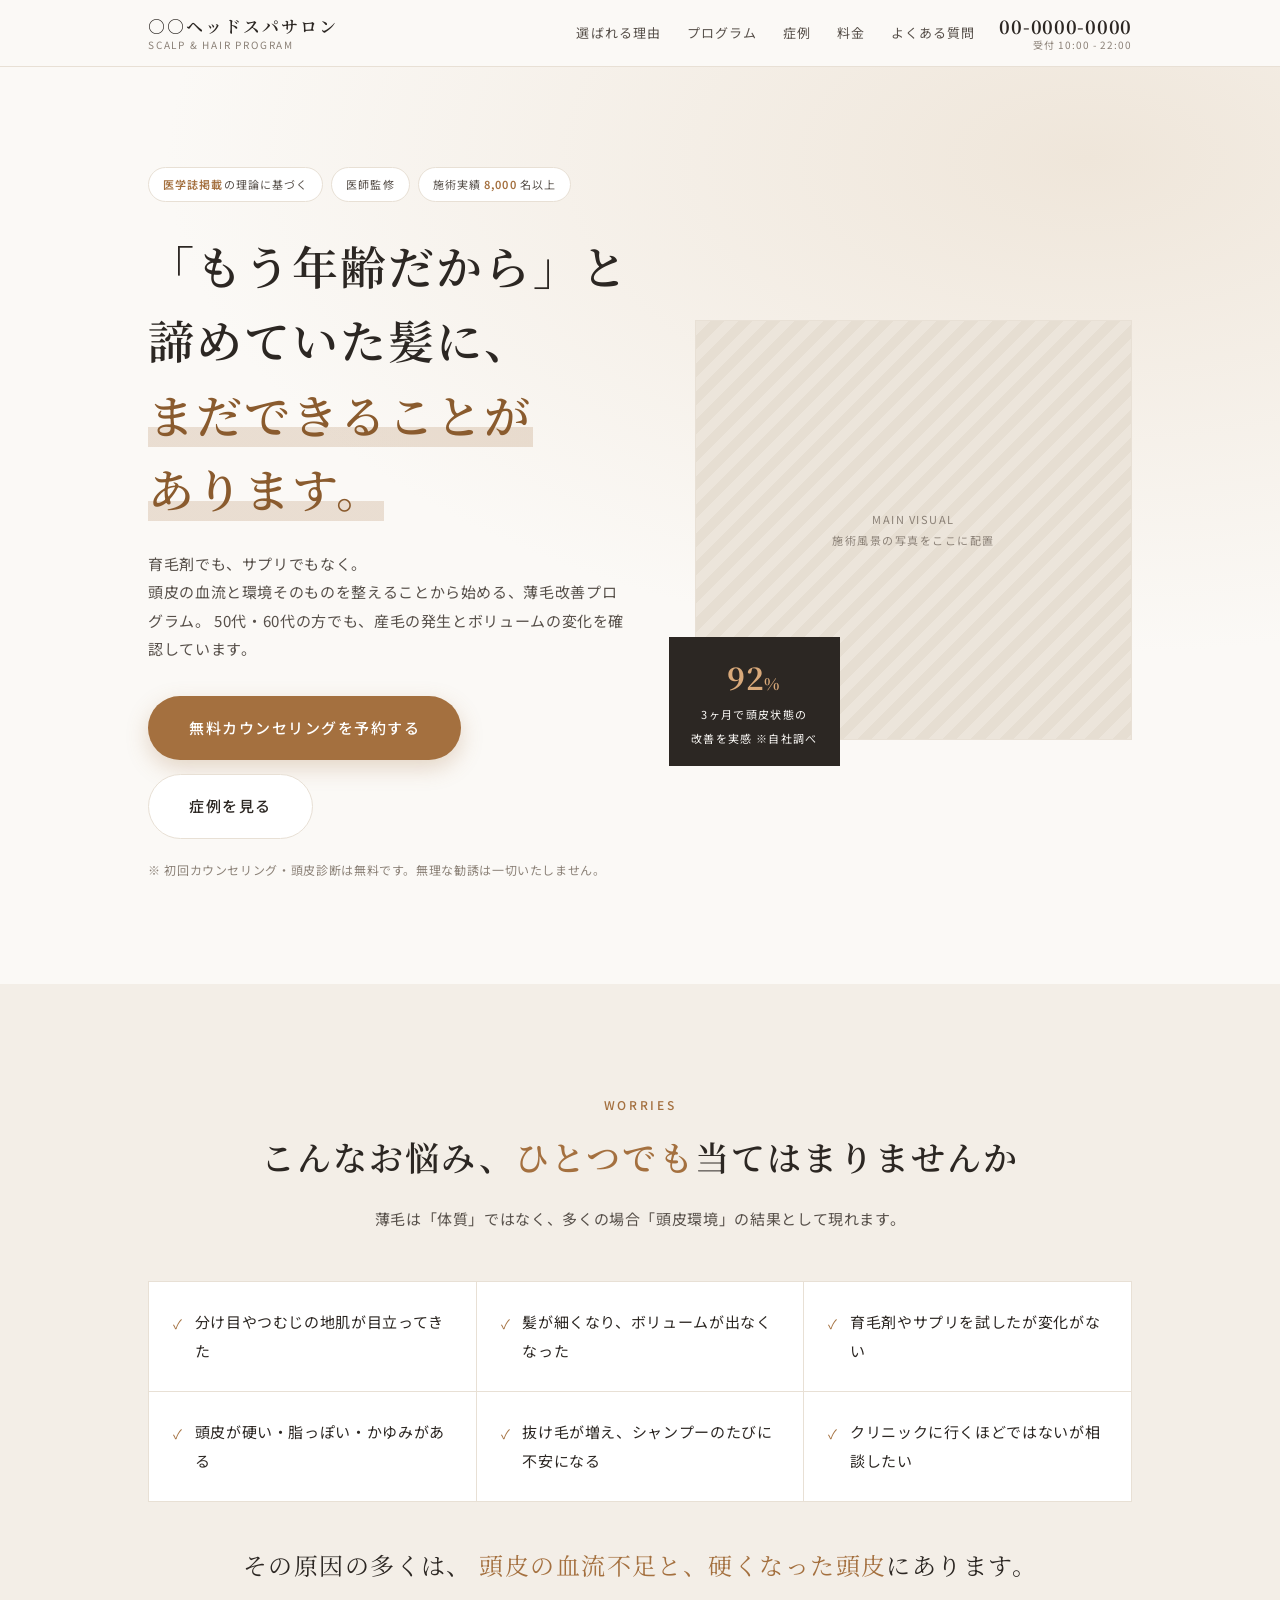
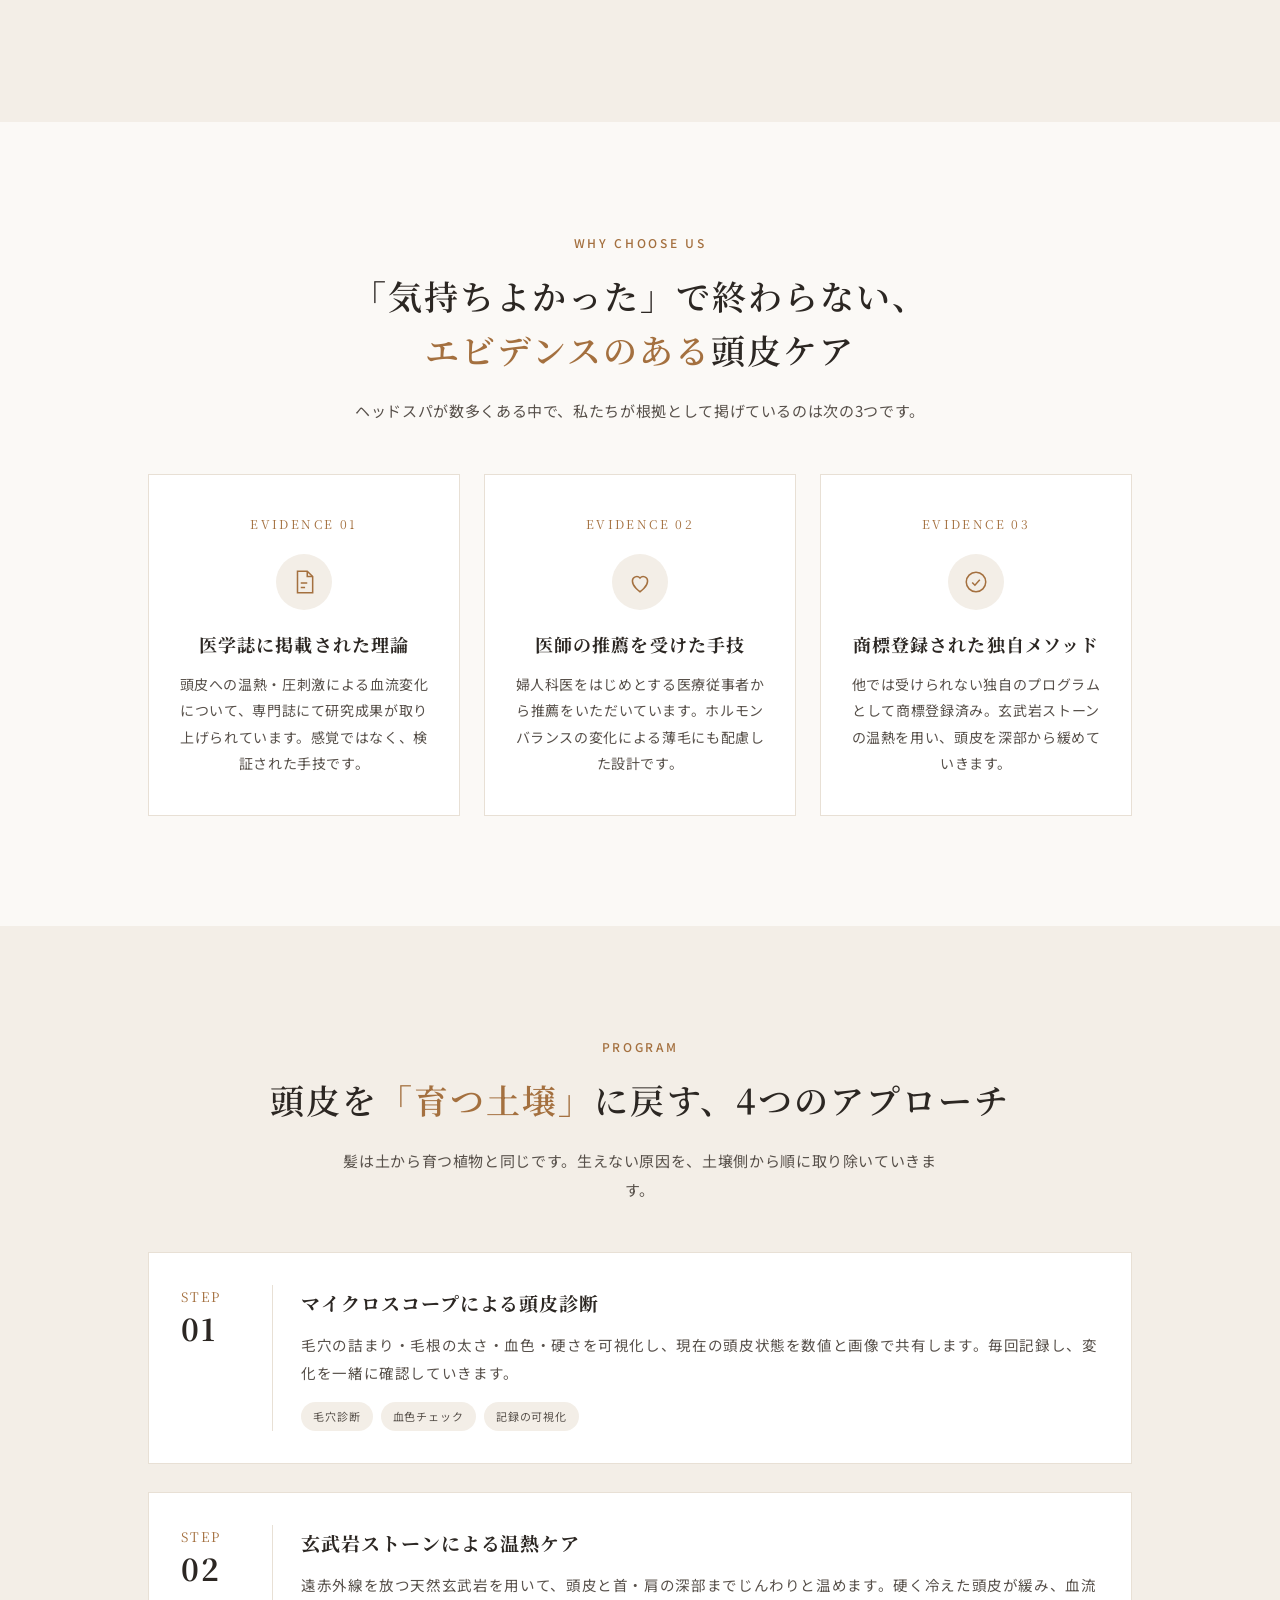
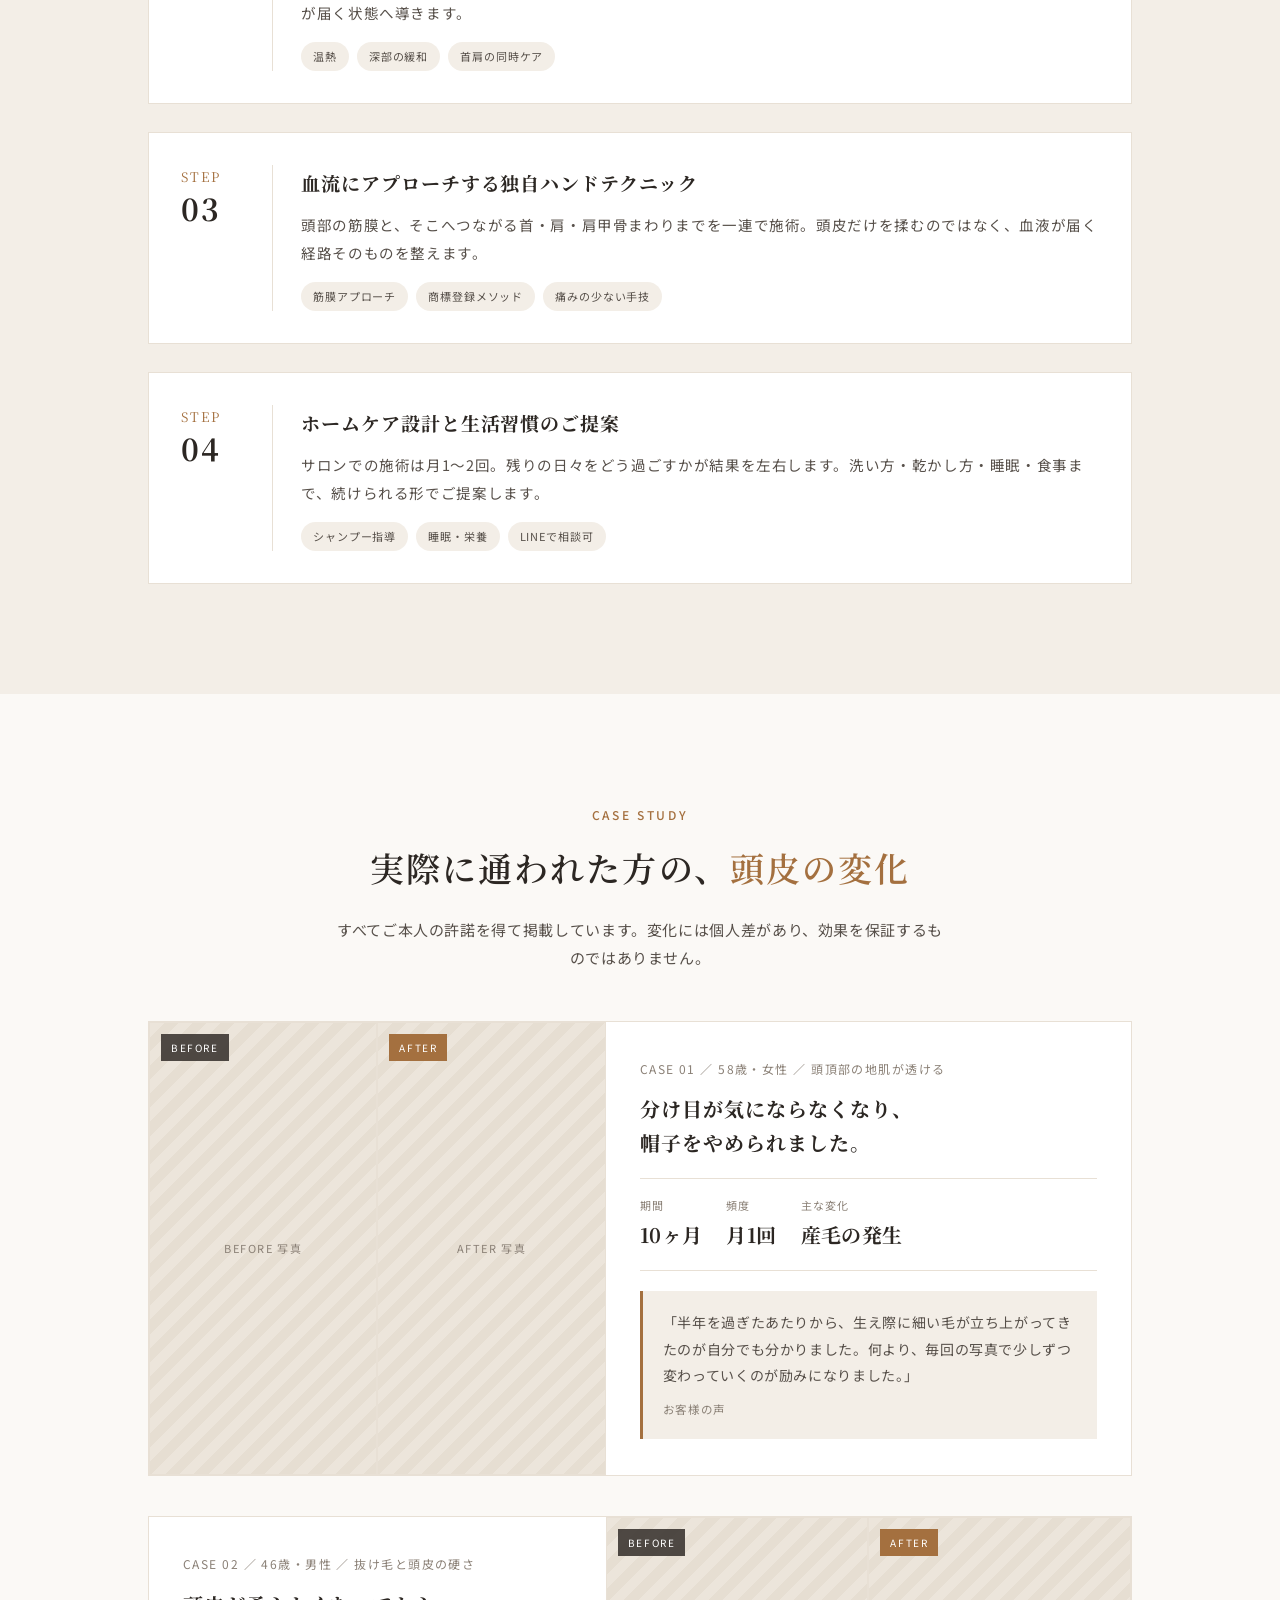
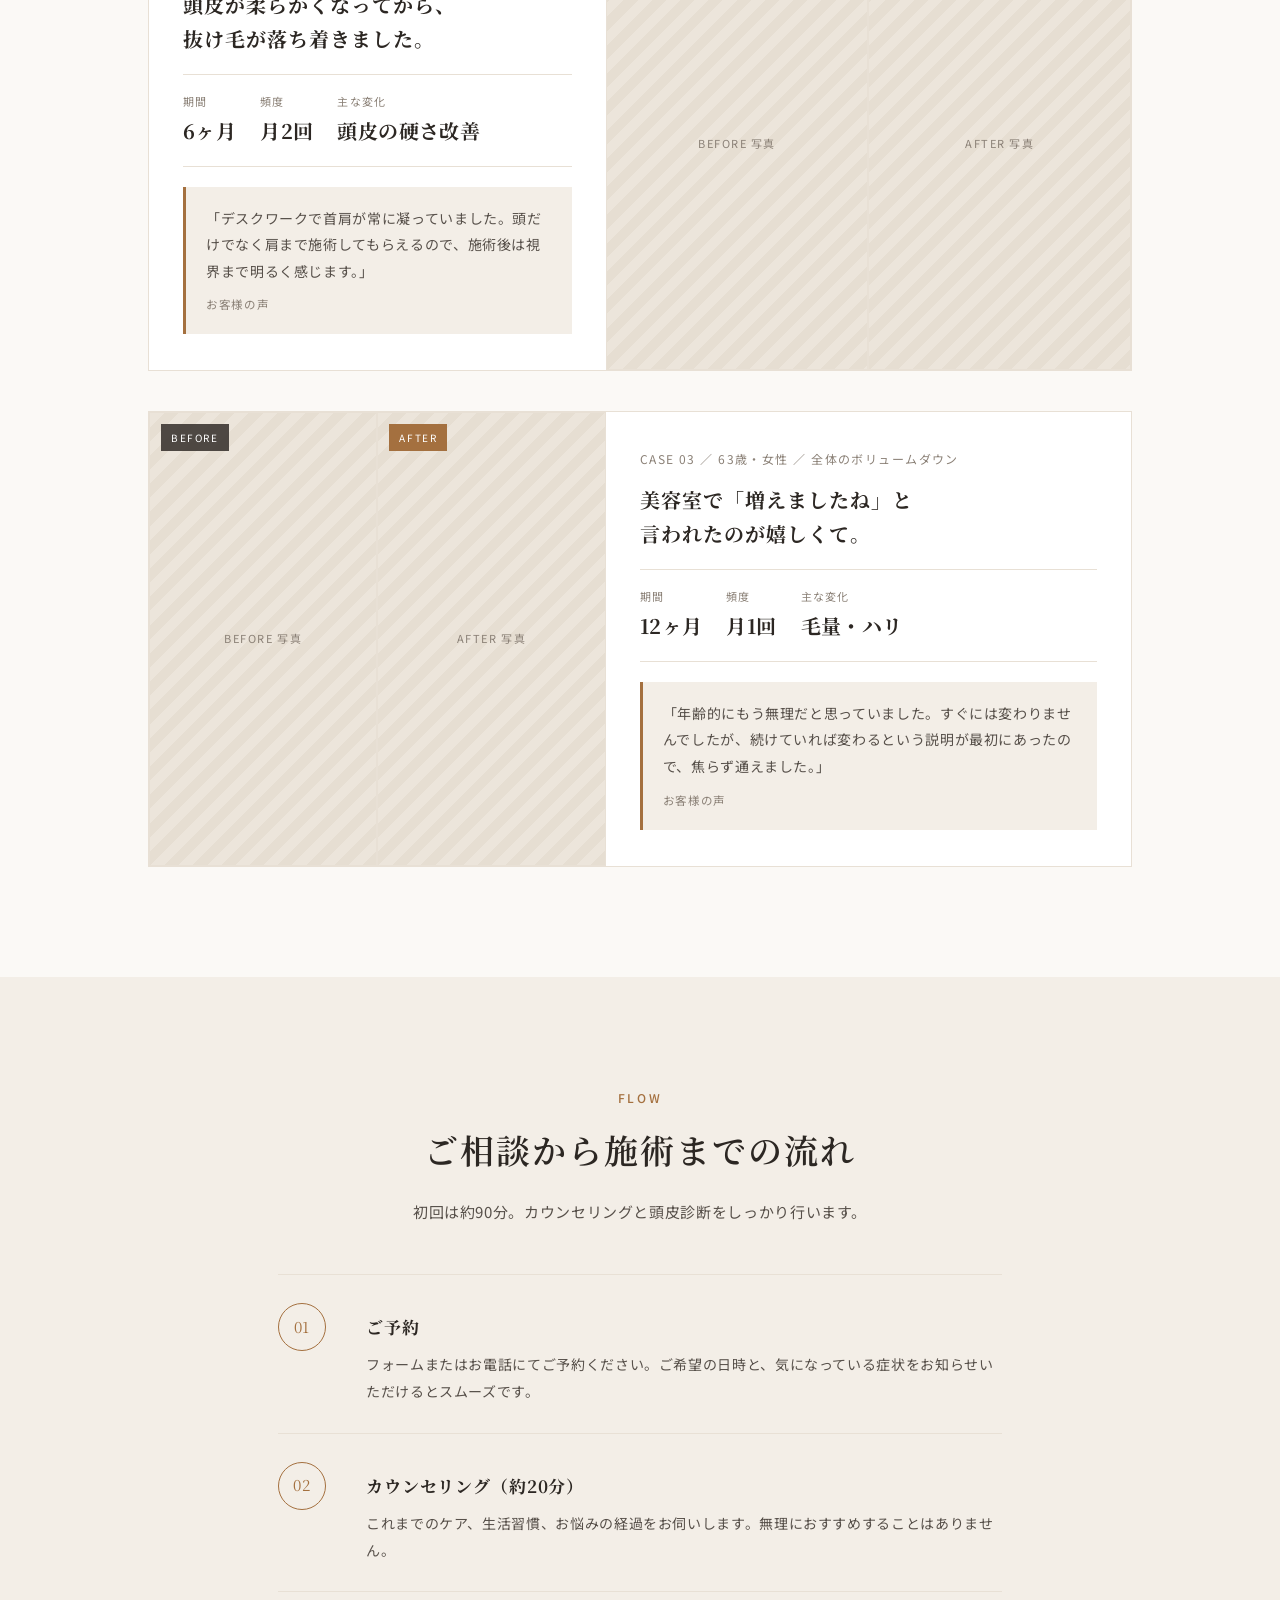
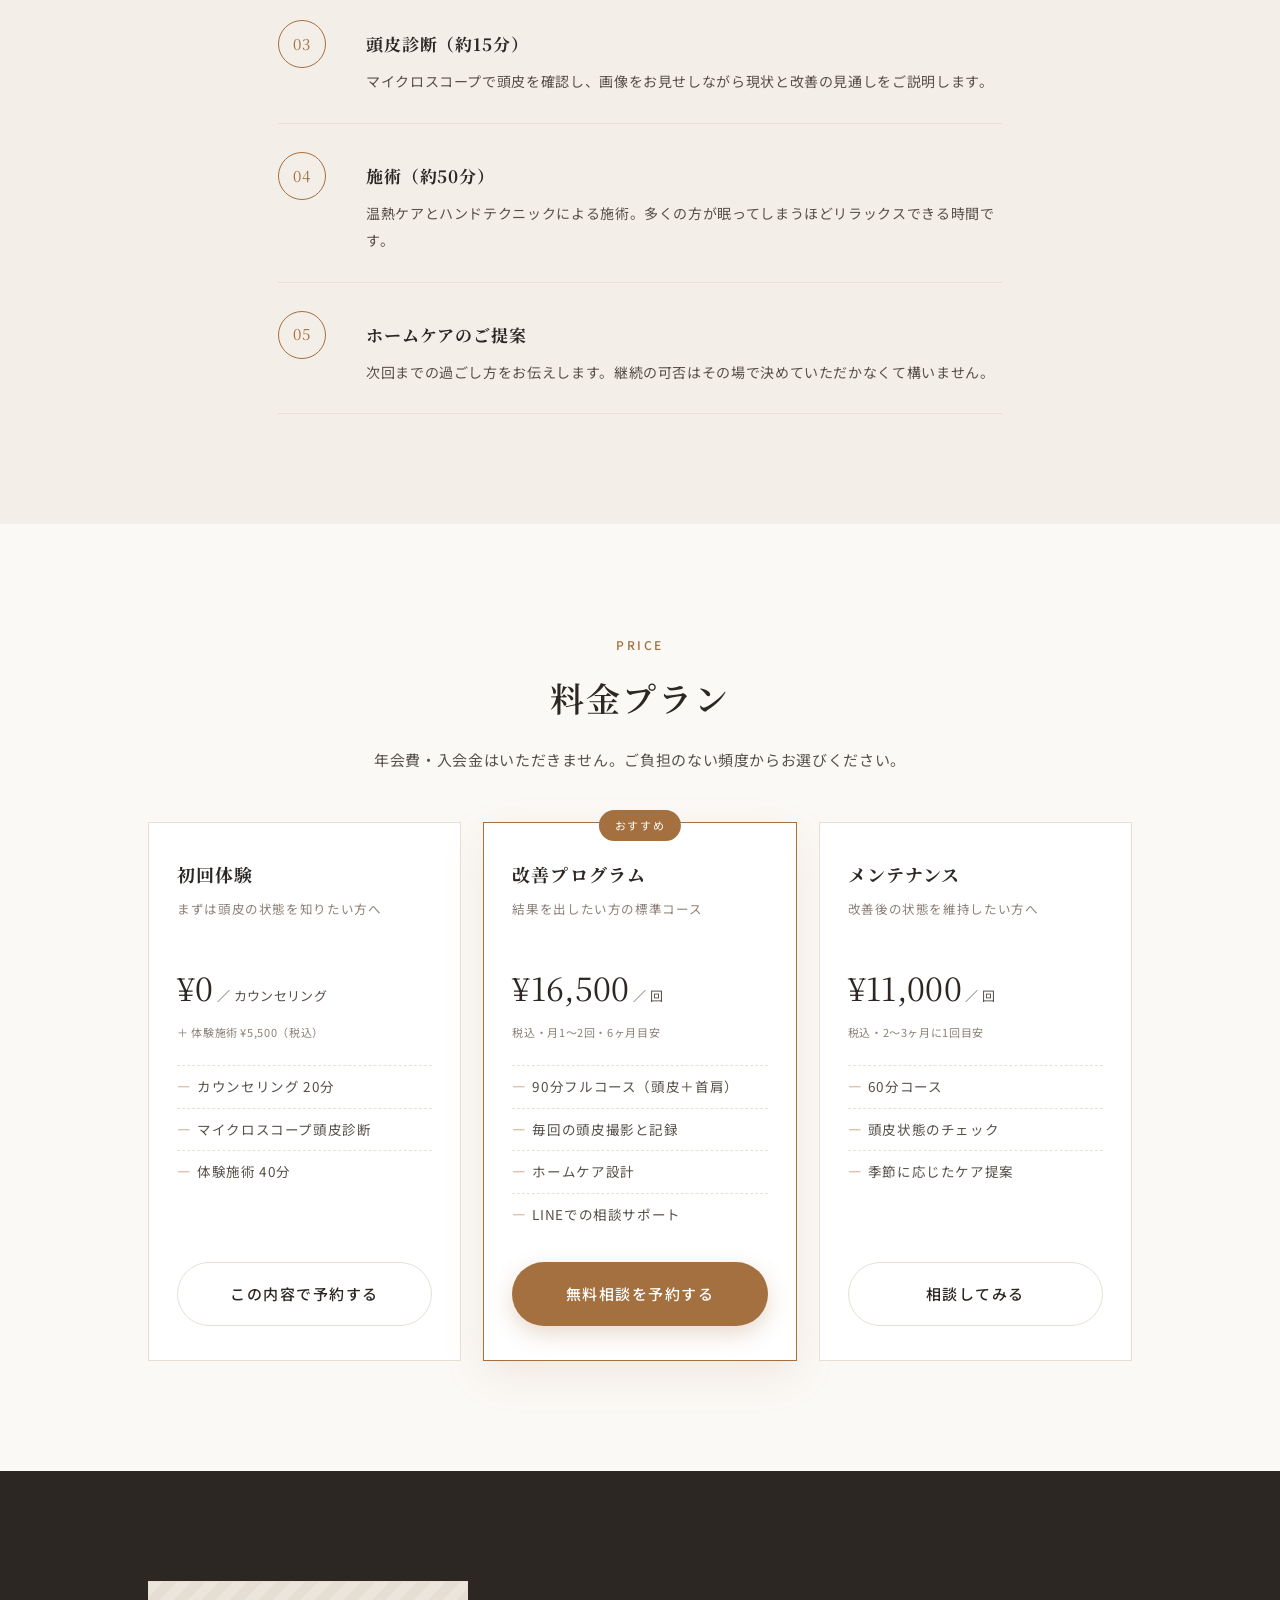
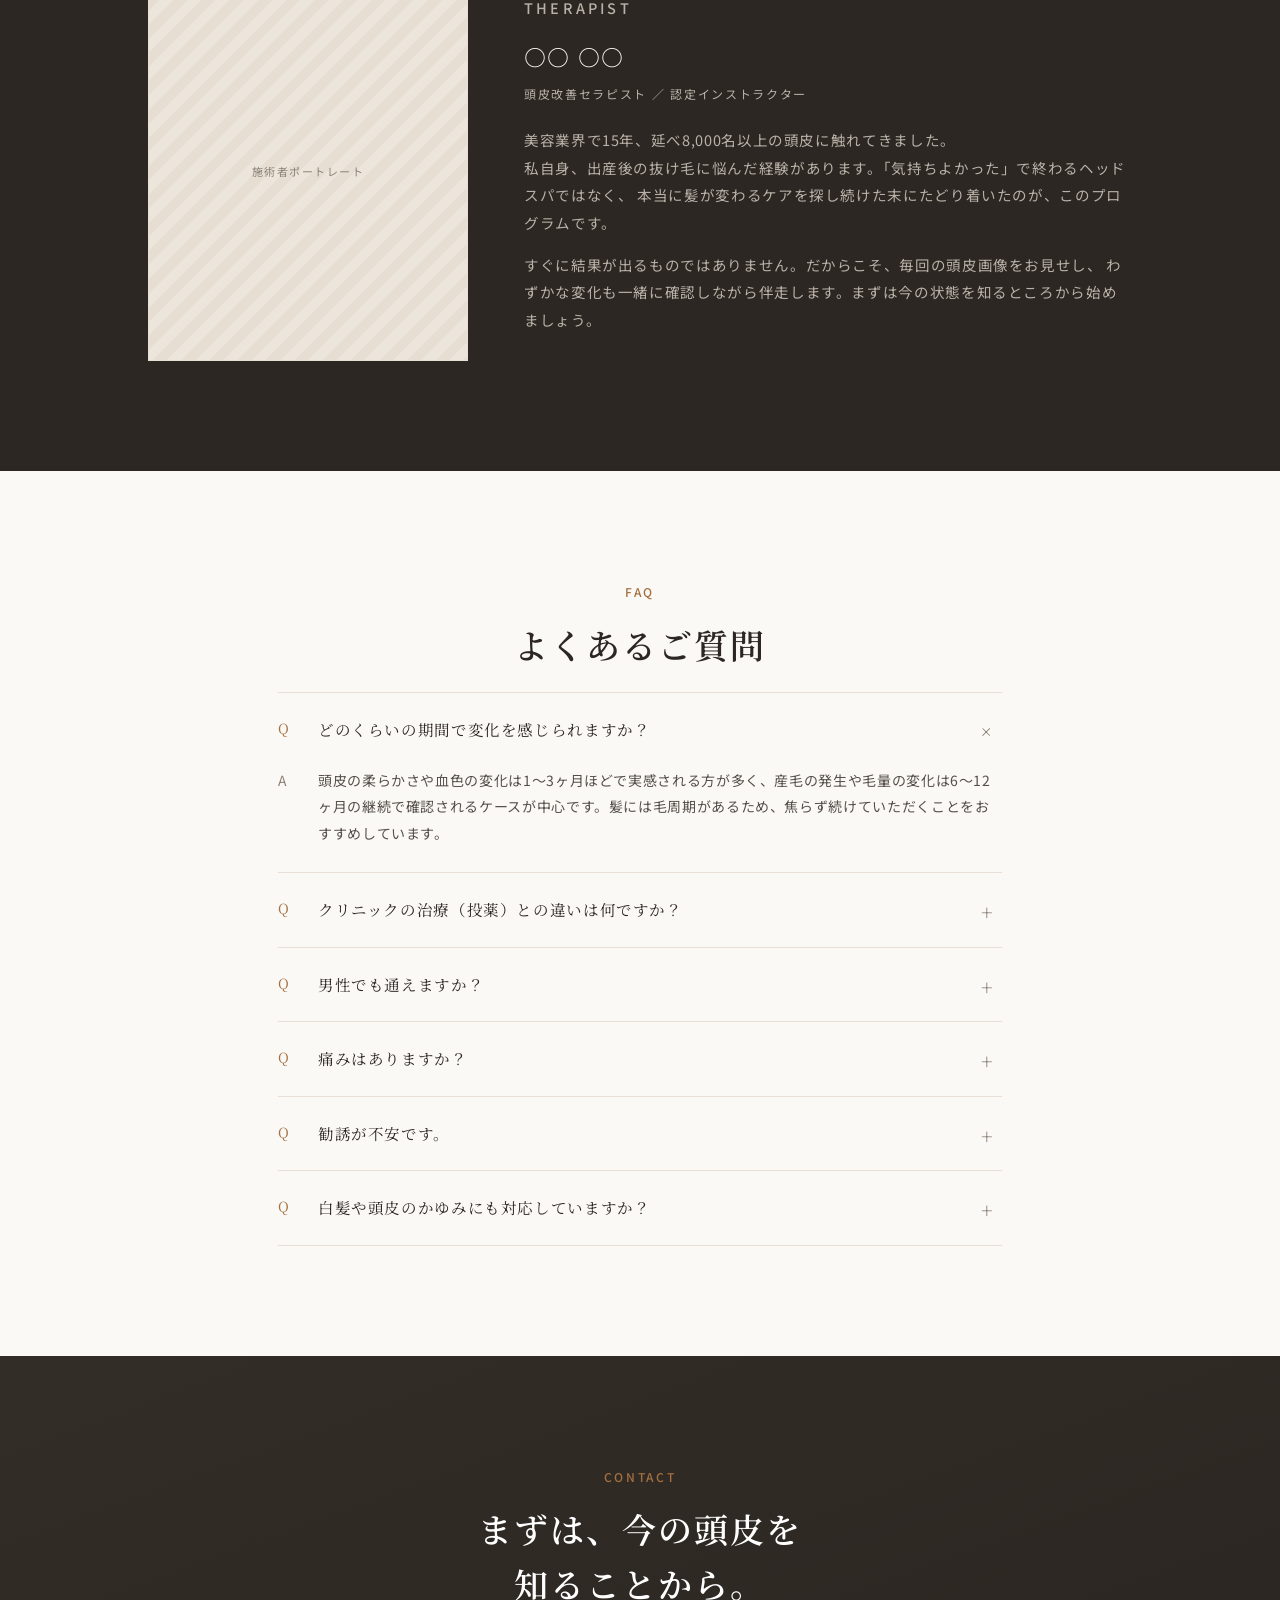
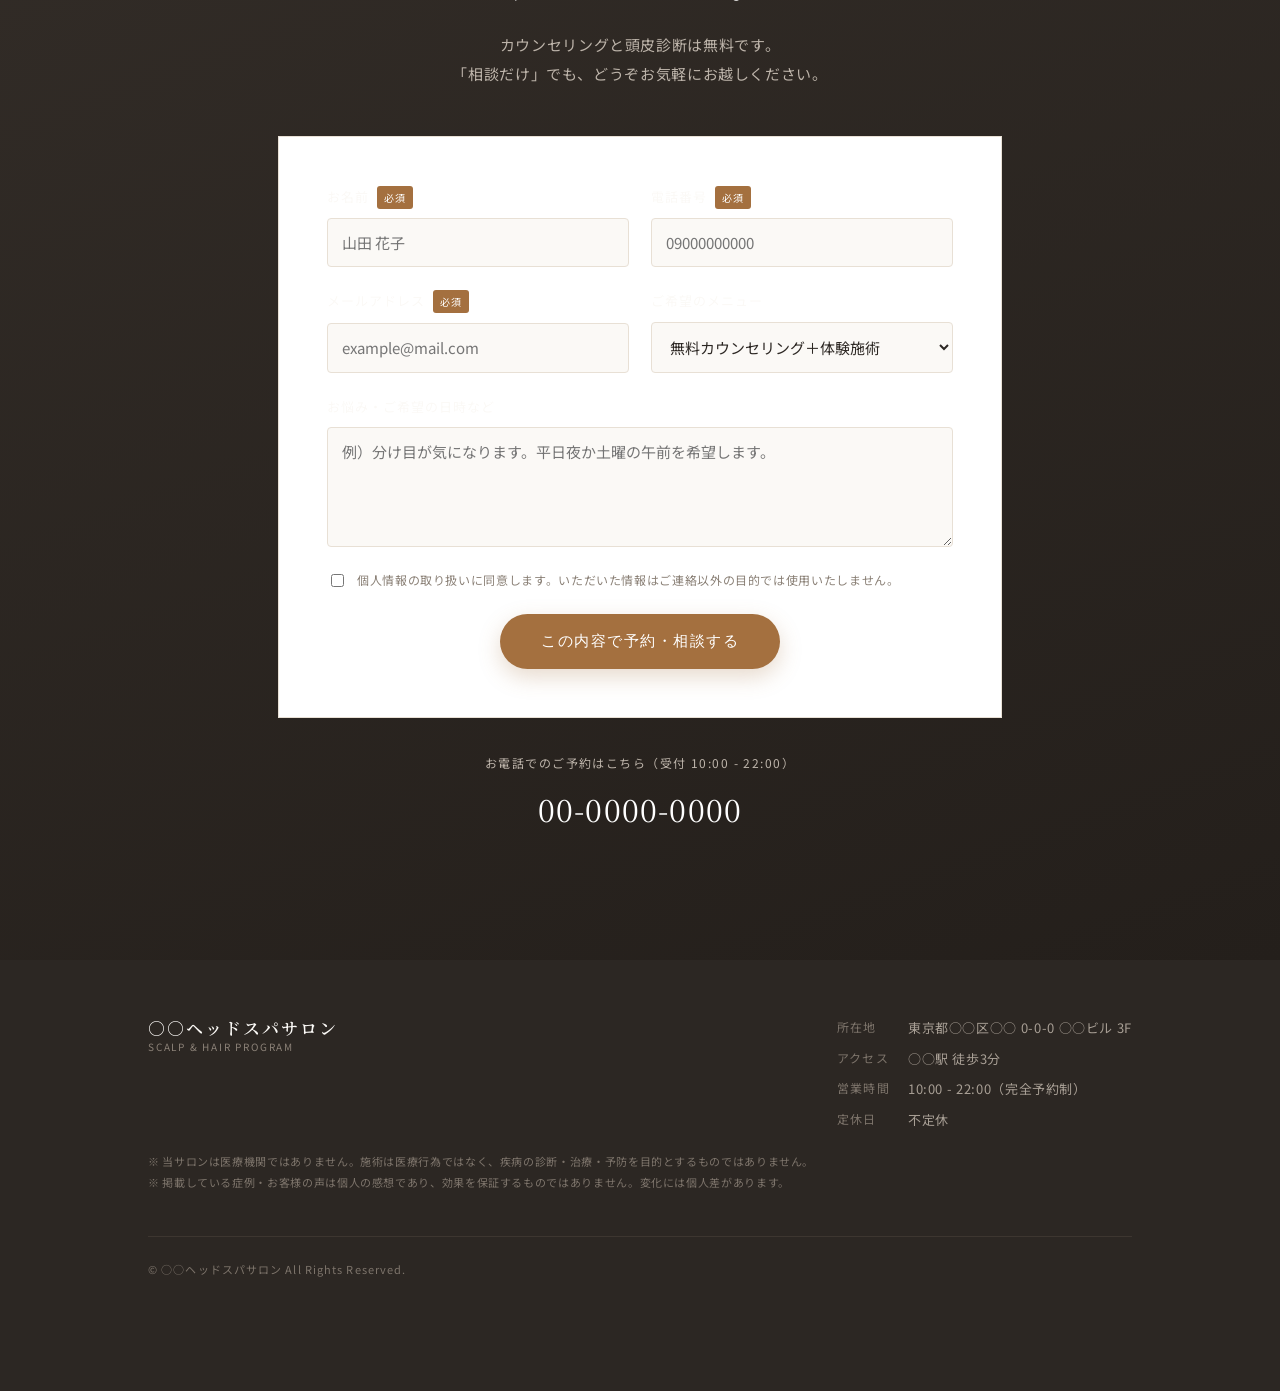
<file: index.html>
<!DOCTYPE html>
<html lang="ja">
<head>
<meta charset="UTF-8">
<meta name="viewport" content="width=device-width, initial-scale=1">
<title>頭皮から変える薄毛改善プログラム｜○○ヘッドスパサロン</title>
<meta name="description" content="血流改善と頭皮環境の回復に着目した、エビデンスベースの薄毛改善プログラム。50代・60代の方でも産毛の発生とボリューム変化を確認。まずは無料カウンセリングから。">
<meta property="og:title" content="頭皮から変える薄毛改善プログラム｜○○ヘッドスパサロン">
<meta property="og:description" content="血流改善と頭皮環境の回復に着目した、エビデンスベースの薄毛改善プログラム。">
<meta property="og:type" content="website">
<link rel="preconnect" href="https://fonts.googleapis.com">
<link rel="preconnect" href="https://fonts.gstatic.com" crossorigin>
<link href="https://fonts.googleapis.com/css2?family=Noto+Sans+JP:wght@300;400;500&family=Noto+Serif+JP:wght@400;600&display=swap" rel="stylesheet">
<link rel="stylesheet" href="assets/style.css">
</head>
<body>

<!-- ============ ヘッダー ============ -->
<header class="header">
  <div class="header__inner">
    <a class="logo" href="#top">
      ○○ヘッドスパサロン
      <small>SCALP &amp; HAIR PROGRAM</small>
    </a>
    <nav class="gnav">
      <a href="#reason">選ばれる理由</a>
      <a href="#program">プログラム</a>
      <a href="#case">症例</a>
      <a href="#price">料金</a>
      <a href="#faq">よくある質問</a>
    </nav>
    <div class="header__tel">
      <strong>00-0000-0000</strong>
      <span>受付 10:00 - 22:00</span>
    </div>
  </div>
</header>

<!-- ============ ヒーロー ============ -->
<section class="hero" id="top">
  <div class="wrap hero__grid">
    <div>
      <div class="hero__badges">
        <span class="badge"><strong>医学誌掲載</strong>の理論に基づく</span>
        <span class="badge">医師監修</span>
        <span class="badge">施術実績 <strong>8,000</strong> 名以上</span>
      </div>
      <h1>「もう年齢だから」と<br>諦めていた髪に、<br><em>まだできることが<br>あります。</em></h1>
      <p class="hero__sub">
        育毛剤でも、サプリでもなく。<br>
        頭皮の血流と環境そのものを整えることから始める、薄毛改善プログラム。
        50代・60代の方でも、産毛の発生とボリュームの変化を確認しています。
      </p>
      <div class="btn-row">
        <a class="btn btn--primary" href="#contact">無料カウンセリングを予約する</a>
        <a class="btn btn--ghost" href="#case">症例を見る</a>
      </div>
      <p class="hero__note">※ 初回カウンセリング・頭皮診断は無料です。無理な勧誘は一切いたしません。</p>
    </div>
    <div class="hero__visual">
      <div class="ph">MAIN VISUAL<br>施術風景の写真をここに配置</div>
      <div class="hero__stamp">
        <b>92<span style="font-size:16px">%</span></b>
        <span>3ヶ月で頭皮状態の<br>改善を実感 ※自社調べ</span>
      </div>
    </div>
  </div>
</section>

<!-- ============ お悩み ============ -->
<section class="sec-beige">
  <div class="wrap">
    <div class="center">
      <p class="eyebrow">Worries</p>
      <h2 class="sec-title">こんなお悩み、<span class="mark">ひとつでも</span>当てはまりませんか</h2>
      <p class="lead">薄毛は「体質」ではなく、多くの場合「頭皮環境」の結果として現れます。</p>
    </div>
    <ul class="worry-list reveal">
      <li>分け目やつむじの地肌が目立ってきた</li>
      <li>髪が細くなり、ボリュームが出なくなった</li>
      <li>育毛剤やサプリを試したが変化がない</li>
      <li>頭皮が硬い・脂っぽい・かゆみがある</li>
      <li>抜け毛が増え、シャンプーのたびに不安になる</li>
      <li>クリニックに行くほどではないが相談したい</li>
    </ul>
    <p class="worry-msg reveal">
      その原因の多くは、<br class="sp-only">
      <span style="color:var(--accent)">頭皮の血流不足と、硬くなった頭皮</span>にあります。
    </p>
  </div>
</section>

<!-- ============ 選ばれる理由：3本柱 ============ -->
<section id="reason">
  <div class="wrap">
    <div class="center">
      <p class="eyebrow">Why Choose Us</p>
      <h2 class="sec-title">「気持ちよかった」で終わらない、<br><span class="mark">エビデンスのある</span>頭皮ケア</h2>
      <p class="lead">ヘッドスパが数多くある中で、私たちが根拠として掲げているのは次の3つです。</p>
    </div>
    <div class="pillars reveal">
      <div class="pillar">
        <span class="pillar__no">EVIDENCE 01</span>
        <div class="pillar__icon">
          <svg width="26" height="26" viewBox="0 0 24 24" fill="none" stroke="currentColor" stroke-width="1.4"><path d="M6 2h9l5 5v15H6z"/><path d="M15 2v5h5"/><path d="M9 13h6M9 17h4"/></svg>
        </div>
        <h3>医学誌に掲載された理論</h3>
        <p>頭皮への温熱・圧刺激による血流変化について、専門誌にて研究成果が取り上げられています。感覚ではなく、検証された手技です。</p>
      </div>
      <div class="pillar">
        <span class="pillar__no">EVIDENCE 02</span>
        <div class="pillar__icon">
          <svg width="26" height="26" viewBox="0 0 24 24" fill="none" stroke="currentColor" stroke-width="1.4"><path d="M12 21s-7-4.5-7-10a4 4 0 0 1 7-2.6A4 4 0 0 1 19 11c0 5.5-7 10-7 10z"/></svg>
        </div>
        <h3>医師の推薦を受けた手技</h3>
        <p>婦人科医をはじめとする医療従事者から推薦をいただいています。ホルモンバランスの変化による薄毛にも配慮した設計です。</p>
      </div>
      <div class="pillar">
        <span class="pillar__no">EVIDENCE 03</span>
        <div class="pillar__icon">
          <svg width="26" height="26" viewBox="0 0 24 24" fill="none" stroke="currentColor" stroke-width="1.4"><circle cx="12" cy="12" r="9"/><path d="m8.5 12.5 2.5 2.5 4.5-5"/></svg>
        </div>
        <h3>商標登録された独自メソッド</h3>
        <p>他では受けられない独自のプログラムとして商標登録済み。玄武岩ストーンの温熱を用い、頭皮を深部から緩めていきます。</p>
      </div>
    </div>
  </div>
</section>

<!-- ============ プログラム内容 ============ -->
<section class="sec-beige" id="program">
  <div class="wrap">
    <div class="center">
      <p class="eyebrow">Program</p>
      <h2 class="sec-title">頭皮を<span class="mark">「育つ土壌」</span>に戻す、4つのアプローチ</h2>
      <p class="lead">髪は土から育つ植物と同じです。生えない原因を、土壌側から順に取り除いていきます。</p>
    </div>
    <div class="steps reveal">
      <div class="step">
        <div class="step__no">STEP<b>01</b></div>
        <div>
          <h3>マイクロスコープによる頭皮診断</h3>
          <p>毛穴の詰まり・毛根の太さ・血色・硬さを可視化し、現在の頭皮状態を数値と画像で共有します。毎回記録し、変化を一緒に確認していきます。</p>
          <div class="step__tags"><span>毛穴診断</span><span>血色チェック</span><span>記録の可視化</span></div>
        </div>
      </div>
      <div class="step">
        <div class="step__no">STEP<b>02</b></div>
        <div>
          <h3>玄武岩ストーンによる温熱ケア</h3>
          <p>遠赤外線を放つ天然玄武岩を用いて、頭皮と首・肩の深部までじんわりと温めます。硬く冷えた頭皮が緩み、血流が届く状態へ導きます。</p>
          <div class="step__tags"><span>温熱</span><span>深部の緩和</span><span>首肩の同時ケア</span></div>
        </div>
      </div>
      <div class="step">
        <div class="step__no">STEP<b>03</b></div>
        <div>
          <h3>血流にアプローチする独自ハンドテクニック</h3>
          <p>頭部の筋膜と、そこへつながる首・肩・肩甲骨まわりまでを一連で施術。頭皮だけを揉むのではなく、血液が届く経路そのものを整えます。</p>
          <div class="step__tags"><span>筋膜アプローチ</span><span>商標登録メソッド</span><span>痛みの少ない手技</span></div>
        </div>
      </div>
      <div class="step">
        <div class="step__no">STEP<b>04</b></div>
        <div>
          <h3>ホームケア設計と生活習慣のご提案</h3>
          <p>サロンでの施術は月1〜2回。残りの日々をどう過ごすかが結果を左右します。洗い方・乾かし方・睡眠・食事まで、続けられる形でご提案します。</p>
          <div class="step__tags"><span>シャンプー指導</span><span>睡眠・栄養</span><span>LINEで相談可</span></div>
        </div>
      </div>
    </div>
  </div>
</section>

<!-- ============ 症例 ============ -->
<section id="case">
  <div class="wrap">
    <div class="center">
      <p class="eyebrow">Case Study</p>
      <h2 class="sec-title">実際に通われた方の、<span class="mark">頭皮の変化</span></h2>
      <p class="lead">すべてご本人の許諾を得て掲載しています。変化には個人差があり、効果を保証するものではありません。</p>
    </div>
    <div class="cases reveal">

      <article class="case">
        <div class="case__media">
          <figure><div class="ph">BEFORE 写真</div><figcaption>BEFORE</figcaption></figure>
          <figure><div class="ph">AFTER 写真</div><figcaption>AFTER</figcaption></figure>
        </div>
        <div class="case__body">
          <p class="case__meta">CASE 01 ／ 58歳・女性 ／ 頭頂部の地肌が透ける</p>
          <h3>分け目が気にならなくなり、<br>帽子をやめられました。</h3>
          <div class="case__data">
            <div>期間<b>10ヶ月</b></div>
            <div>頻度<b>月1回</b></div>
            <div>主な変化<b>産毛の発生</b></div>
          </div>
          <p class="case__voice">
            「半年を過ぎたあたりから、生え際に細い毛が立ち上がってきたのが自分でも分かりました。何より、毎回の写真で少しずつ変わっていくのが励みになりました。」
            <cite>お客様の声</cite>
          </p>
        </div>
      </article>

      <article class="case">
        <div class="case__media">
          <figure><div class="ph">BEFORE 写真</div><figcaption>BEFORE</figcaption></figure>
          <figure><div class="ph">AFTER 写真</div><figcaption>AFTER</figcaption></figure>
        </div>
        <div class="case__body">
          <p class="case__meta">CASE 02 ／ 46歳・男性 ／ 抜け毛と頭皮の硬さ</p>
          <h3>頭皮が柔らかくなってから、<br>抜け毛が落ち着きました。</h3>
          <div class="case__data">
            <div>期間<b>6ヶ月</b></div>
            <div>頻度<b>月2回</b></div>
            <div>主な変化<b>頭皮の硬さ改善</b></div>
          </div>
          <p class="case__voice">
            「デスクワークで首肩が常に凝っていました。頭だけでなく肩まで施術してもらえるので、施術後は視界まで明るく感じます。」
            <cite>お客様の声</cite>
          </p>
        </div>
      </article>

      <article class="case">
        <div class="case__media">
          <figure><div class="ph">BEFORE 写真</div><figcaption>BEFORE</figcaption></figure>
          <figure><div class="ph">AFTER 写真</div><figcaption>AFTER</figcaption></figure>
        </div>
        <div class="case__body">
          <p class="case__meta">CASE 03 ／ 63歳・女性 ／ 全体のボリュームダウン</p>
          <h3>美容室で「増えましたね」と<br>言われたのが嬉しくて。</h3>
          <div class="case__data">
            <div>期間<b>12ヶ月</b></div>
            <div>頻度<b>月1回</b></div>
            <div>主な変化<b>毛量・ハリ</b></div>
          </div>
          <p class="case__voice">
            「年齢的にもう無理だと思っていました。すぐには変わりませんでしたが、続けていれば変わるという説明が最初にあったので、焦らず通えました。」
            <cite>お客様の声</cite>
          </p>
        </div>
      </article>

    </div>
  </div>
</section>

<!-- ============ 流れ ============ -->
<section class="sec-beige" id="flow">
  <div class="wrap narrow">
    <div class="center">
      <p class="eyebrow">Flow</p>
      <h2 class="sec-title">ご相談から施術までの流れ</h2>
      <p class="lead">初回は約90分。カウンセリングと頭皮診断をしっかり行います。</p>
    </div>
    <div class="flow reveal">
      <div class="flow__item">
        <div class="flow__num">01</div>
        <div><h3>ご予約</h3><p>フォームまたはお電話にてご予約ください。ご希望の日時と、気になっている症状をお知らせいただけるとスムーズです。</p></div>
      </div>
      <div class="flow__item">
        <div class="flow__num">02</div>
        <div><h3>カウンセリング（約20分）</h3><p>これまでのケア、生活習慣、お悩みの経過をお伺いします。無理におすすめすることはありません。</p></div>
      </div>
      <div class="flow__item">
        <div class="flow__num">03</div>
        <div><h3>頭皮診断（約15分）</h3><p>マイクロスコープで頭皮を確認し、画像をお見せしながら現状と改善の見通しをご説明します。</p></div>
      </div>
      <div class="flow__item">
        <div class="flow__num">04</div>
        <div><h3>施術（約50分）</h3><p>温熱ケアとハンドテクニックによる施術。多くの方が眠ってしまうほどリラックスできる時間です。</p></div>
      </div>
      <div class="flow__item">
        <div class="flow__num">05</div>
        <div><h3>ホームケアのご提案</h3><p>次回までの過ごし方をお伝えします。継続の可否はその場で決めていただかなくて構いません。</p></div>
      </div>
    </div>
  </div>
</section>

<!-- ============ 料金 ============ -->
<section id="price">
  <div class="wrap">
    <div class="center">
      <p class="eyebrow">Price</p>
      <h2 class="sec-title">料金プラン</h2>
      <p class="lead">年会費・入会金はいただきません。ご負担のない頻度からお選びください。</p>
    </div>
    <div class="plans reveal">
      <div class="plan">
        <h3>初回体験</h3>
        <p class="plan__desc">まずは頭皮の状態を知りたい方へ</p>
        <p class="plan__price">¥0<small> ／ カウンセリング</small></p>
        <p class="plan__tax">＋ 体験施術 ¥5,500（税込）</p>
        <ul>
          <li>カウンセリング 20分</li>
          <li>マイクロスコープ頭皮診断</li>
          <li>体験施術 40分</li>
        </ul>
        <a class="btn btn--ghost" href="#contact">この内容で予約する</a>
      </div>
      <div class="plan plan--reco">
        <span class="plan__tag">おすすめ</span>
        <h3>改善プログラム</h3>
        <p class="plan__desc">結果を出したい方の標準コース</p>
        <p class="plan__price">¥16,500<small> ／ 回</small></p>
        <p class="plan__tax">税込・月1〜2回・6ヶ月目安</p>
        <ul>
          <li>90分フルコース（頭皮＋首肩）</li>
          <li>毎回の頭皮撮影と記録</li>
          <li>ホームケア設計</li>
          <li>LINEでの相談サポート</li>
        </ul>
        <a class="btn btn--primary" href="#contact">無料相談を予約する</a>
      </div>
      <div class="plan">
        <h3>メンテナンス</h3>
        <p class="plan__desc">改善後の状態を維持したい方へ</p>
        <p class="plan__price">¥11,000<small> ／ 回</small></p>
        <p class="plan__tax">税込・2〜3ヶ月に1回目安</p>
        <ul>
          <li>60分コース</li>
          <li>頭皮状態のチェック</li>
          <li>季節に応じたケア提案</li>
        </ul>
        <a class="btn btn--ghost" href="#contact">相談してみる</a>
      </div>
    </div>
  </div>
</section>

<!-- ============ 施術者紹介 ============ -->
<section class="sec-ink">
  <div class="wrap profile reveal">
    <div class="ph">施術者ポートレート</div>
    <div>
      <p class="eyebrow">Therapist</p>
      <h3>○○ ○○</h3>
      <p class="role">頭皮改善セラピスト ／ 認定インストラクター</p>
      <p>
        美容業界で15年、延べ8,000名以上の頭皮に触れてきました。<br>
        私自身、出産後の抜け毛に悩んだ経験があります。「気持ちよかった」で終わるヘッドスパではなく、
        本当に髪が変わるケアを探し続けた末にたどり着いたのが、このプログラムです。
      </p>
      <p>
        すぐに結果が出るものではありません。だからこそ、毎回の頭皮画像をお見せし、
        わずかな変化も一緒に確認しながら伴走します。まずは今の状態を知るところから始めましょう。
      </p>
    </div>
  </div>
</section>

<!-- ============ FAQ ============ -->
<section id="faq">
  <div class="wrap narrow">
    <div class="center">
      <p class="eyebrow">FAQ</p>
      <h2 class="sec-title">よくあるご質問</h2>
    </div>
    <div class="faq reveal">
      <details open>
        <summary>どのくらいの期間で変化を感じられますか？</summary>
        <div class="a">頭皮の柔らかさや血色の変化は1〜3ヶ月ほどで実感される方が多く、産毛の発生や毛量の変化は6〜12ヶ月の継続で確認されるケースが中心です。髪には毛周期があるため、焦らず続けていただくことをおすすめしています。</div>
      </details>
      <details>
        <summary>クリニックの治療（投薬）との違いは何ですか？</summary>
        <div class="a">当サロンは医療機関ではなく、薬剤の処方や医療行為は行いません。頭皮環境と血流を整えることで「髪が育つ土壌」に働きかけるアプローチです。治療中の方も、主治医にご相談のうえ併用いただけるケースがあります。</div>
      </details>
      <details>
        <summary>男性でも通えますか？</summary>
        <div class="a">はい、男性のお客様も多数いらっしゃいます。完全個室・予約制のため、周囲の目を気にせずご来店いただけます。</div>
      </details>
      <details>
        <summary>痛みはありますか？</summary>
        <div class="a">強く揉みほぐす施術ではありません。温熱でゆるめてから丁寧に流していくため、多くの方が施術中に眠ってしまわれます。</div>
      </details>
      <details>
        <summary>勧誘が不安です。</summary>
        <div class="a">初回カウンセリング後にその場で契約を求めることはありません。ご自宅で検討いただいて構いませんし、お断りいただいても一切問題ございません。</div>
      </details>
      <details>
        <summary>白髪や頭皮のかゆみにも対応していますか？</summary>
        <div class="a">かゆみ・フケ・皮脂の過剰分泌など、頭皮環境に起因するお悩みにも対応しています。白髪については改善をお約束するものではありませんが、頭皮環境の改善に伴う変化をご報告いただくことがあります。</div>
      </details>
    </div>
  </div>
</section>

<!-- ============ CTA / フォーム ============ -->
<section class="cta" id="contact">
  <div class="wrap narrow">
    <p class="eyebrow">Contact</p>
    <h2 class="sec-title">まずは、今の頭皮を<br>知ることから。</h2>
    <p class="lead">カウンセリングと頭皮診断は無料です。<br>「相談だけ」でも、どうぞお気軽にお越しください。</p>

    <form class="form" action="#" method="post" novalidate>
      <div class="form__row">
        <div class="field">
          <label for="name">お名前 <span class="req">必須</span></label>
          <input id="name" name="name" type="text" autocomplete="name" required placeholder="山田 花子">
        </div>
        <div class="field">
          <label for="tel">電話番号 <span class="req">必須</span></label>
          <input id="tel" name="tel" type="tel" autocomplete="tel" required placeholder="09000000000">
        </div>
      </div>
      <div class="form__row">
        <div class="field">
          <label for="email">メールアドレス <span class="req">必須</span></label>
          <input id="email" name="email" type="email" autocomplete="email" required placeholder="example@mail.com">
        </div>
        <div class="field">
          <label for="menu">ご希望のメニュー</label>
          <select id="menu" name="menu">
            <option>無料カウンセリングのみ</option>
            <option selected>無料カウンセリング＋体験施術</option>
            <option>改善プログラムについて相談したい</option>
            <option>その他・未定</option>
          </select>
        </div>
      </div>
      <div class="field">
        <label for="msg">お悩み・ご希望の日時など</label>
        <textarea id="msg" name="msg" placeholder="例）分け目が気になります。平日夜か土曜の午前を希望します。"></textarea>
      </div>
      <label class="form__privacy">
        <input type="checkbox" name="agree" required>
        <span>個人情報の取り扱いに同意します。いただいた情報はご連絡以外の目的では使用いたしません。</span>
      </label>
      <button class="btn btn--primary" type="submit">この内容で予約・相談する</button>
    </form>

    <p class="cta__tel">
      お電話でのご予約はこちら（受付 10:00 - 22:00）
      <a href="tel:0000000000">00-0000-0000</a>
    </p>
  </div>
</section>

<!-- ============ フッター ============ -->
<footer class="footer">
  <div class="wrap">
    <div class="footer__grid">
      <div>
        <div class="logo">○○ヘッドスパサロン<small>SCALP &amp; HAIR PROGRAM</small></div>
      </div>
      <dl>
        <dt>所在地</dt><dd>東京都○○区○○ 0-0-0 ○○ビル 3F</dd>
        <dt>アクセス</dt><dd>○○駅 徒歩3分</dd>
        <dt>営業時間</dt><dd>10:00 - 22:00（完全予約制）</dd>
        <dt>定休日</dt><dd>不定休</dd>
      </dl>
    </div>
    <p class="footer__note">
      ※ 当サロンは医療機関ではありません。施術は医療行為ではなく、疾病の診断・治療・予防を目的とするものではありません。<br>
      ※ 掲載している症例・お客様の声は個人の感想であり、効果を保証するものではありません。変化には個人差があります。
    </p>
    <p class="footer__copy">© ○○ヘッドスパサロン All Rights Reserved.</p>
  </div>
</footer>

<!-- ============ 追従CTA ============ -->
<div class="sticky-cta">
  <a class="btn btn--ghost" href="tel:0000000000">電話する</a>
  <a class="btn btn--primary" href="#contact">無料カウンセリング</a>
</div>

<script src="assets/main.js" defer></script>
</body>
</html>
</file>
<file: assets/style.css>
/* ============================================
   薄毛改善プログラム LP - スタイル
   ============================================ */

:root {
  /* 玄武岩（バサルト）を思わせる温かみのあるアースカラー */
  --ink:        #2c2723;   /* 本文・見出し */
  --ink-soft:   #57504a;   /* 補助テキスト */
  --stone:      #8b8177;   /* 罫線・キャプション */
  --cream:      #fbf9f6;   /* ベース背景 */
  --beige:      #f3eee7;   /* セクション背景 */
  --sand:       #e8e0d5;   /* 罫線・カード境界 */
  --accent:     #a4703f;   /* テラコッタ／銅 */
  --accent-dk:  #8a5b2e;
  --sage:       #7d8c78;   /* サブアクセント */
  --white:      #ffffff;

  --serif: "Noto Serif JP", "Hiragino Mincho ProN", "Yu Mincho", serif;
  --sans:  "Noto Sans JP", "Hiragino Sans", "Yu Gothic", sans-serif;

  --maxw: 1080px;
  --gutter: clamp(20px, 5vw, 48px);
}

* { box-sizing: border-box; }

html { scroll-behavior: smooth; }

body {
  margin: 0;
  font-family: var(--sans);
  color: var(--ink);
  background: var(--cream);
  line-height: 1.9;
  font-size: 16px;
  letter-spacing: .04em;
  -webkit-font-smoothing: antialiased;
  padding-bottom: 0;
}

img { max-width: 100%; display: block; }
a { color: inherit; }

.wrap {
  max-width: var(--maxw);
  margin-inline: auto;
  padding-inline: var(--gutter);
}

.narrow { max-width: 820px; }

/* ---------- 共通パーツ ---------- */

.eyebrow {
  font-family: var(--sans);
  font-size: 12px;
  letter-spacing: .22em;
  color: var(--accent);
  text-transform: uppercase;
  margin: 0 0 14px;
  font-weight: 500;
}

.sec-title {
  font-family: var(--serif);
  font-weight: 600;
  font-size: clamp(24px, 4.2vw, 34px);
  line-height: 1.6;
  letter-spacing: .06em;
  margin: 0 0 20px;
}

.sec-title .mark { color: var(--accent); }

.lead {
  color: var(--ink-soft);
  font-size: 15px;
  margin: 0 0 48px;
}

section { padding: clamp(64px, 10vw, 110px) 0; }
.sec-beige { background: var(--beige); }
.sec-ink { background: var(--ink); color: var(--cream); }
.sec-ink .lead { color: #b9b1a8; }
.sec-ink .eyebrow { color: #c99b6b; }

.center { text-align: center; }
.center .lead { margin-inline: auto; max-width: 620px; }

/* 画像プレースホルダ（本番写真に差し替え） */
.ph {
  background:
    repeating-linear-gradient(135deg, #ece5db 0 10px, #e6ded2 10px 20px);
  border: 1px solid var(--sand);
  display: flex;
  align-items: center;
  justify-content: center;
  color: var(--stone);
  font-size: 11px;
  letter-spacing: .14em;
  text-align: center;
  min-height: 200px;
  padding: 12px;
}

/* ---------- ヘッダー ---------- */

.header {
  position: sticky;
  top: 0;
  z-index: 50;
  background: rgba(251, 249, 246, .92);
  backdrop-filter: blur(10px);
  border-bottom: 1px solid var(--sand);
}
.header__inner {
  max-width: var(--maxw);
  margin-inline: auto;
  padding: 14px var(--gutter);
  display: flex;
  align-items: center;
  gap: 24px;
}
.logo {
  font-family: var(--serif);
  font-size: 17px;
  letter-spacing: .12em;
  font-weight: 600;
  text-decoration: none;
  line-height: 1.4;
}
.logo small {
  display: block;
  font-family: var(--sans);
  font-size: 10px;
  letter-spacing: .18em;
  color: var(--stone);
  font-weight: 400;
}
.gnav { margin-left: auto; display: flex; gap: 26px; }
.gnav a {
  font-size: 13px;
  text-decoration: none;
  color: var(--ink-soft);
  letter-spacing: .08em;
  transition: color .2s;
}
.gnav a:hover { color: var(--accent); }
.header__tel { text-align: right; line-height: 1.3; }
.header__tel strong {
  font-family: var(--serif);
  font-size: 18px;
  letter-spacing: .04em;
}
.header__tel span { display: block; font-size: 10px; color: var(--stone); letter-spacing: .1em; }

@media (max-width: 900px) {
  .gnav, .header__tel { display: none; }
}

/* ---------- ボタン ---------- */

.btn {
  display: inline-flex;
  align-items: center;
  justify-content: center;
  gap: 10px;
  padding: 17px 40px;
  border-radius: 999px;
  text-decoration: none;
  font-size: 15px;
  letter-spacing: .1em;
  font-weight: 500;
  transition: transform .2s, box-shadow .2s, background .2s;
  border: 1px solid transparent;
  cursor: pointer;
}
.btn--primary {
  background: var(--accent);
  color: #fff;
  box-shadow: 0 8px 22px rgba(164, 112, 63, .26);
}
.btn--primary:hover { background: var(--accent-dk); transform: translateY(-2px); }
.btn--ghost {
  border-color: var(--sand);
  background: var(--white);
  color: var(--ink);
}
.btn--ghost:hover { border-color: var(--accent); color: var(--accent); }
.btn-row { display: flex; flex-wrap: wrap; gap: 14px; }
.center .btn-row { justify-content: center; }

/* ---------- ヒーロー ---------- */

.hero {
  position: relative;
  padding: clamp(60px, 9vw, 100px) 0 clamp(56px, 8vw, 90px);
  background:
    radial-gradient(120% 90% at 85% 10%, #efe6da 0%, rgba(239,230,218,0) 60%),
    var(--cream);
  overflow: hidden;
}
.hero__grid {
  display: grid;
  grid-template-columns: 1.05fr .95fr;
  gap: clamp(30px, 5vw, 64px);
  align-items: center;
}
.hero__badges {
  display: flex;
  flex-wrap: wrap;
  gap: 8px;
  margin-bottom: 26px;
}
.badge {
  font-size: 11px;
  letter-spacing: .1em;
  border: 1px solid var(--sand);
  background: var(--white);
  color: var(--ink-soft);
  padding: 6px 14px;
  border-radius: 999px;
}
.badge strong { color: var(--accent); font-weight: 600; }

.hero h1 {
  font-family: var(--serif);
  font-weight: 600;
  font-size: clamp(28px, 5.4vw, 46px);
  line-height: 1.62;
  letter-spacing: .045em;
  margin: 0 0 24px;
}
.hero h1 em {
  font-style: normal;
  color: var(--accent-dk);
  background: linear-gradient(transparent 70%, rgba(164, 112, 63, .20) 70%);
}
.hero p.hero__sub {
  color: var(--ink-soft);
  font-size: 15px;
  margin: 0 0 32px;
}
.hero__note {
  margin-top: 20px;
  font-size: 12px;
  color: var(--stone);
}
.hero__visual { position: relative; }
.hero__visual .ph { min-height: 420px; }
.hero__stamp {
  position: absolute;
  left: -26px;
  bottom: -26px;
  background: var(--ink);
  color: var(--cream);
  padding: 18px 22px;
  text-align: center;
  line-height: 1.5;
}
.hero__stamp b {
  display: block;
  font-family: var(--serif);
  font-size: 30px;
  color: #d9a97a;
  letter-spacing: .02em;
}
.hero__stamp span { font-size: 11px; letter-spacing: .12em; }

@media (max-width: 940px) {
  .hero__grid { grid-template-columns: 1fr; }
  .hero__visual .ph { min-height: 260px; }
  .hero__stamp { left: auto; right: 12px; bottom: -20px; padding: 12px 16px; }
  .hero__stamp b { font-size: 24px; }
}

/* ---------- 悩みチェック ---------- */

.worry-list {
  display: grid;
  grid-template-columns: repeat(auto-fit, minmax(260px, 1fr));
  gap: 1px;
  background: var(--sand);
  border: 1px solid var(--sand);
}
.worry-list li {
  list-style: none;
  background: var(--white);
  padding: 26px 24px;
  font-size: 15px;
  display: flex;
  gap: 12px;
  align-items: flex-start;
}
.worry-list li::before {
  content: "✓";
  color: var(--accent);
  font-size: 13px;
  margin-top: 4px;
}
.worry-list { margin: 0; padding: 0; }
.worry-msg {
  margin-top: 40px;
  text-align: center;
  font-family: var(--serif);
  font-size: clamp(18px, 3.2vw, 24px);
  line-height: 1.9;
  letter-spacing: .06em;
}

/* ---------- エビデンス3本柱 ---------- */

.pillars {
  display: grid;
  grid-template-columns: repeat(3, 1fr);
  gap: 24px;
}
.pillar {
  background: var(--white);
  border: 1px solid var(--sand);
  padding: 38px 28px;
  text-align: center;
}
.pillar__no {
  font-family: var(--serif);
  font-size: 12px;
  letter-spacing: .2em;
  color: var(--accent);
  display: block;
  margin-bottom: 18px;
}
.pillar__icon {
  width: 56px; height: 56px;
  margin: 0 auto 20px;
  border-radius: 50%;
  background: var(--beige);
  display: grid;
  place-items: center;
  color: var(--accent);
}
.pillar h3 {
  font-family: var(--serif);
  font-size: 18px;
  letter-spacing: .06em;
  margin: 0 0 12px;
  line-height: 1.6;
}
.pillar p { font-size: 14px; color: var(--ink-soft); margin: 0; }

@media (max-width: 820px) { .pillars { grid-template-columns: 1fr; } }

/* ---------- プログラム内容 ---------- */

.steps { display: grid; gap: 28px; }
.step {
  display: grid;
  grid-template-columns: 92px 1fr;
  gap: 28px;
  align-items: start;
  background: var(--white);
  border: 1px solid var(--sand);
  padding: 32px;
}
.step__no {
  font-family: var(--serif);
  font-size: 13px;
  letter-spacing: .16em;
  color: var(--accent);
  border-right: 1px solid var(--sand);
  padding-right: 20px;
  height: 100%;
}
.step__no b { display: block; font-size: 30px; line-height: 1.2; color: var(--ink); }
.step h3 {
  font-family: var(--serif);
  font-size: 19px;
  margin: 0 0 10px;
  letter-spacing: .05em;
}
.step p { margin: 0; font-size: 14.5px; color: var(--ink-soft); }
.step__tags { display: flex; flex-wrap: wrap; gap: 8px; margin-top: 16px; }
.step__tags span {
  font-size: 11px;
  letter-spacing: .08em;
  background: var(--beige);
  color: var(--ink-soft);
  padding: 4px 12px;
  border-radius: 999px;
}
@media (max-width: 700px) {
  .step { grid-template-columns: 1fr; gap: 16px; padding: 26px 22px; }
  .step__no { border-right: none; border-bottom: 1px solid var(--sand); padding: 0 0 12px; display: flex; align-items: baseline; gap: 10px; }
  .step__no b { font-size: 24px; }
}

/* ---------- 症例（Before / After） ---------- */

.cases { display: grid; gap: 40px; }
.case {
  background: var(--white);
  border: 1px solid var(--sand);
  display: grid;
  grid-template-columns: 1fr 1.15fr;
}
.case:nth-child(even) .case__media { order: 2; }
.case__media { display: grid; grid-template-columns: 1fr 1fr; }
.case__media figure { margin: 0; position: relative; }
.case__media .ph { min-height: 100%; height: 100%; }
.case__media figcaption {
  position: absolute;
  top: 12px; left: 12px;
  background: rgba(44,39,35,.82);
  color: #fff;
  font-size: 10px;
  letter-spacing: .16em;
  padding: 4px 10px;
}
.case__media figure:last-child figcaption { background: var(--accent); }
.case__body { padding: 36px 34px; }
.case__meta {
  font-size: 12px;
  letter-spacing: .12em;
  color: var(--stone);
  margin: 0 0 12px;
}
.case__body h3 {
  font-family: var(--serif);
  font-size: 20px;
  line-height: 1.7;
  letter-spacing: .05em;
  margin: 0 0 18px;
}
.case__data {
  display: flex;
  gap: 24px;
  border-top: 1px solid var(--sand);
  border-bottom: 1px solid var(--sand);
  padding: 16px 0;
  margin-bottom: 20px;
}
.case__data div { font-size: 11px; letter-spacing: .1em; color: var(--stone); }
.case__data b {
  display: block;
  font-family: var(--serif);
  font-size: 20px;
  color: var(--ink);
  letter-spacing: .02em;
}
.case__voice {
  background: var(--beige);
  padding: 18px 20px;
  font-size: 14px;
  color: var(--ink-soft);
  margin: 0;
  border-left: 3px solid var(--accent);
}
.case__voice cite { display: block; margin-top: 10px; font-size: 11.5px; font-style: normal; color: var(--stone); }

@media (max-width: 820px) {
  .case { grid-template-columns: 1fr; }
  .case:nth-child(even) .case__media { order: 0; }
  .case__media .ph { min-height: 190px; }
  .case__body { padding: 28px 24px; }
}

/* ---------- 流れ ---------- */

.flow { counter-reset: flow; display: grid; gap: 0; }
.flow__item {
  display: grid;
  grid-template-columns: 64px 1fr;
  gap: 24px;
  padding: 28px 0;
  border-bottom: 1px solid var(--sand);
  align-items: start;
}
.flow__item:first-child { border-top: 1px solid var(--sand); }
.flow__num {
  font-family: var(--serif);
  width: 48px; height: 48px;
  border-radius: 50%;
  border: 1px solid var(--accent);
  color: var(--accent);
  display: grid;
  place-items: center;
  font-size: 15px;
}
.flow__item h3 { font-family: var(--serif); font-size: 17px; margin: 8px 0 8px; letter-spacing: .05em; }
.flow__item p { margin: 0; font-size: 14px; color: var(--ink-soft); }

/* ---------- 料金 ---------- */

.plans { display: grid; grid-template-columns: repeat(3, 1fr); gap: 22px; align-items: stretch; }
.plan {
  background: var(--white);
  border: 1px solid var(--sand);
  padding: 34px 28px;
  display: flex;
  flex-direction: column;
  position: relative;
}
.plan--reco { border-color: var(--accent); box-shadow: 0 14px 40px rgba(164,112,63,.12); }
.plan__tag {
  position: absolute; top: -13px; left: 50%; transform: translateX(-50%);
  background: var(--accent); color: #fff;
  font-size: 11px; letter-spacing: .14em; padding: 5px 16px; border-radius: 999px;
  white-space: nowrap;
}
.plan h3 { font-family: var(--serif); font-size: 18px; margin: 0 0 6px; letter-spacing: .06em; }
.plan__desc { font-size: 12.5px; color: var(--stone); margin: 0 0 20px; min-height: 40px; }
.plan__price {
  font-family: var(--serif);
  font-size: 32px;
  letter-spacing: .01em;
  margin: 0 0 4px;
}
.plan__price small { font-size: 13px; color: var(--ink-soft); font-family: var(--sans); }
.plan__tax { font-size: 11px; color: var(--stone); margin: 0 0 22px; }
.plan ul { list-style: none; margin: 0 0 26px; padding: 0; font-size: 13.5px; color: var(--ink-soft); }
.plan ul li { padding: 8px 0 8px 20px; border-top: 1px dashed var(--sand); position: relative; }
.plan ul li::before { content: "―"; position: absolute; left: 0; color: var(--accent); }
.plan .btn { margin-top: auto; width: 100%; padding-inline: 16px; }
@media (max-width: 820px) { .plans { grid-template-columns: 1fr; gap: 30px; } .plan__desc { min-height: 0; } }

/* ---------- 講師 ---------- */

.profile { display: grid; grid-template-columns: 320px 1fr; gap: clamp(28px, 5vw, 56px); align-items: center; }
.profile .ph { min-height: 380px; }
.profile h3 { font-family: var(--serif); font-size: 22px; margin: 0 0 6px; letter-spacing: .06em; }
.profile .role { font-size: 12px; letter-spacing: .14em; color: var(--accent); margin: 0 0 20px; }
.profile p { font-size: 14.5px; color: var(--ink-soft); }
.sec-ink .profile p { color: #b9b1a8; }
@media (max-width: 780px) { .profile { grid-template-columns: 1fr; } .profile .ph { min-height: 240px; } }

/* ---------- FAQ ---------- */

.faq { border-top: 1px solid var(--sand); }
.faq details { border-bottom: 1px solid var(--sand); }
.faq summary {
  cursor: pointer;
  list-style: none;
  padding: 22px 44px 22px 40px;
  font-size: 15.5px;
  position: relative;
  font-family: var(--serif);
  letter-spacing: .04em;
}
.faq summary::-webkit-details-marker { display: none; }
.faq summary::before {
  content: "Q";
  position: absolute; left: 0; top: 22px;
  color: var(--accent);
  font-size: 14px;
  letter-spacing: .1em;
}
.faq summary::after {
  content: "+";
  position: absolute; right: 8px; top: 20px;
  color: var(--stone);
  font-size: 20px;
  transition: transform .25s;
}
.faq details[open] summary::after { transform: rotate(45deg); }
.faq .a {
  padding: 0 8px 26px 40px;
  font-size: 14px;
  color: var(--ink-soft);
  position: relative;
}
.faq .a::before {
  content: "A";
  position: absolute; left: 0; top: 0;
  color: var(--stone);
  font-size: 14px;
  letter-spacing: .1em;
}

/* ---------- CTA / フォーム ---------- */

.cta {
  background: linear-gradient(160deg, #332d28 0%, #241f1b 100%);
  color: var(--cream);
  text-align: center;
}
.cta .sec-title { color: #fff; }
.cta .lead { color: #bdb4aa; }
.cta__tel {
  margin-top: 34px;
  font-size: 12px;
  letter-spacing: .12em;
  color: #bdb4aa;
}
.cta__tel a {
  display: block;
  font-family: var(--serif);
  font-size: 30px;
  color: #fff;
  text-decoration: none;
  letter-spacing: .04em;
  margin-top: 6px;
}

.form {
  background: var(--white);
  border: 1px solid var(--sand);
  padding: clamp(28px, 5vw, 48px);
  display: grid;
  gap: 22px;
  text-align: left;
}
.field { display: grid; gap: 8px; }
.field label { font-size: 13px; letter-spacing: .08em; display: flex; align-items: center; gap: 8px; }
.req {
  background: var(--accent); color: #fff;
  font-size: 10px; padding: 2px 7px; letter-spacing: .08em; border-radius: 3px;
}
.field input, .field select, .field textarea {
  font-family: var(--sans);
  font-size: 15px;
  padding: 13px 14px;
  border: 1px solid var(--sand);
  background: var(--cream);
  border-radius: 4px;
  color: var(--ink);
  width: 100%;
}
.field input:focus, .field select:focus, .field textarea:focus {
  outline: 2px solid rgba(164,112,63,.35);
  outline-offset: 1px;
  border-color: var(--accent);
}
.field textarea { min-height: 120px; resize: vertical; }
.form__row { display: grid; grid-template-columns: 1fr 1fr; gap: 22px; }
@media (max-width: 640px) { .form__row { grid-template-columns: 1fr; } }
.form__privacy { font-size: 12px; color: var(--stone); display: flex; gap: 10px; align-items: flex-start; }
.form__privacy input { width: auto; margin-top: 5px; }
.form .btn { justify-self: center; min-width: 260px; }

/* ---------- フッター ---------- */

.footer {
  background: var(--ink);
  color: #a89f95;
  padding: 56px 0 100px;
  font-size: 13px;
}
.footer__grid { display: flex; flex-wrap: wrap; gap: 32px; justify-content: space-between; }
.footer .logo { color: var(--cream); }
.footer dl { margin: 0; display: grid; grid-template-columns: auto 1fr; gap: 6px 18px; }
.footer dt { color: #7d746b; letter-spacing: .1em; font-size: 12px; }
.footer dd { margin: 0; }
.footer__copy {
  margin-top: 44px;
  padding-top: 22px;
  border-top: 1px solid #3d3630;
  font-size: 11px;
  letter-spacing: .1em;
  color: #7d746b;
}
.footer__note { font-size: 11px; line-height: 1.9; color: #7d746b; margin-top: 18px; }

/* ---------- 追従CTA（モバイル） ---------- */

.sticky-cta {
  position: fixed;
  left: 0; right: 0; bottom: 0;
  background: rgba(251,249,246,.96);
  backdrop-filter: blur(8px);
  border-top: 1px solid var(--sand);
  padding: 10px var(--gutter);
  display: none;
  gap: 10px;
  z-index: 60;
}
.sticky-cta .btn { flex: 1; padding: 14px 10px; font-size: 14px; }
@media (max-width: 900px) {
  .sticky-cta { display: flex; }
  body { padding-bottom: 76px; }
}

/* ---------- スクロール演出 ---------- */

.reveal { opacity: 0; transform: translateY(24px); transition: opacity .8s ease, transform .8s ease; }
.reveal.is-in { opacity: 1; transform: none; }
@media (prefers-reduced-motion: reduce) {
  .reveal { opacity: 1; transform: none; transition: none; }
  html { scroll-behavior: auto; }
}

/* モバイルのみ改行 */
.sp-only { display: none; }
@media (max-width: 600px) { .sp-only { display: block; } }
</file>
